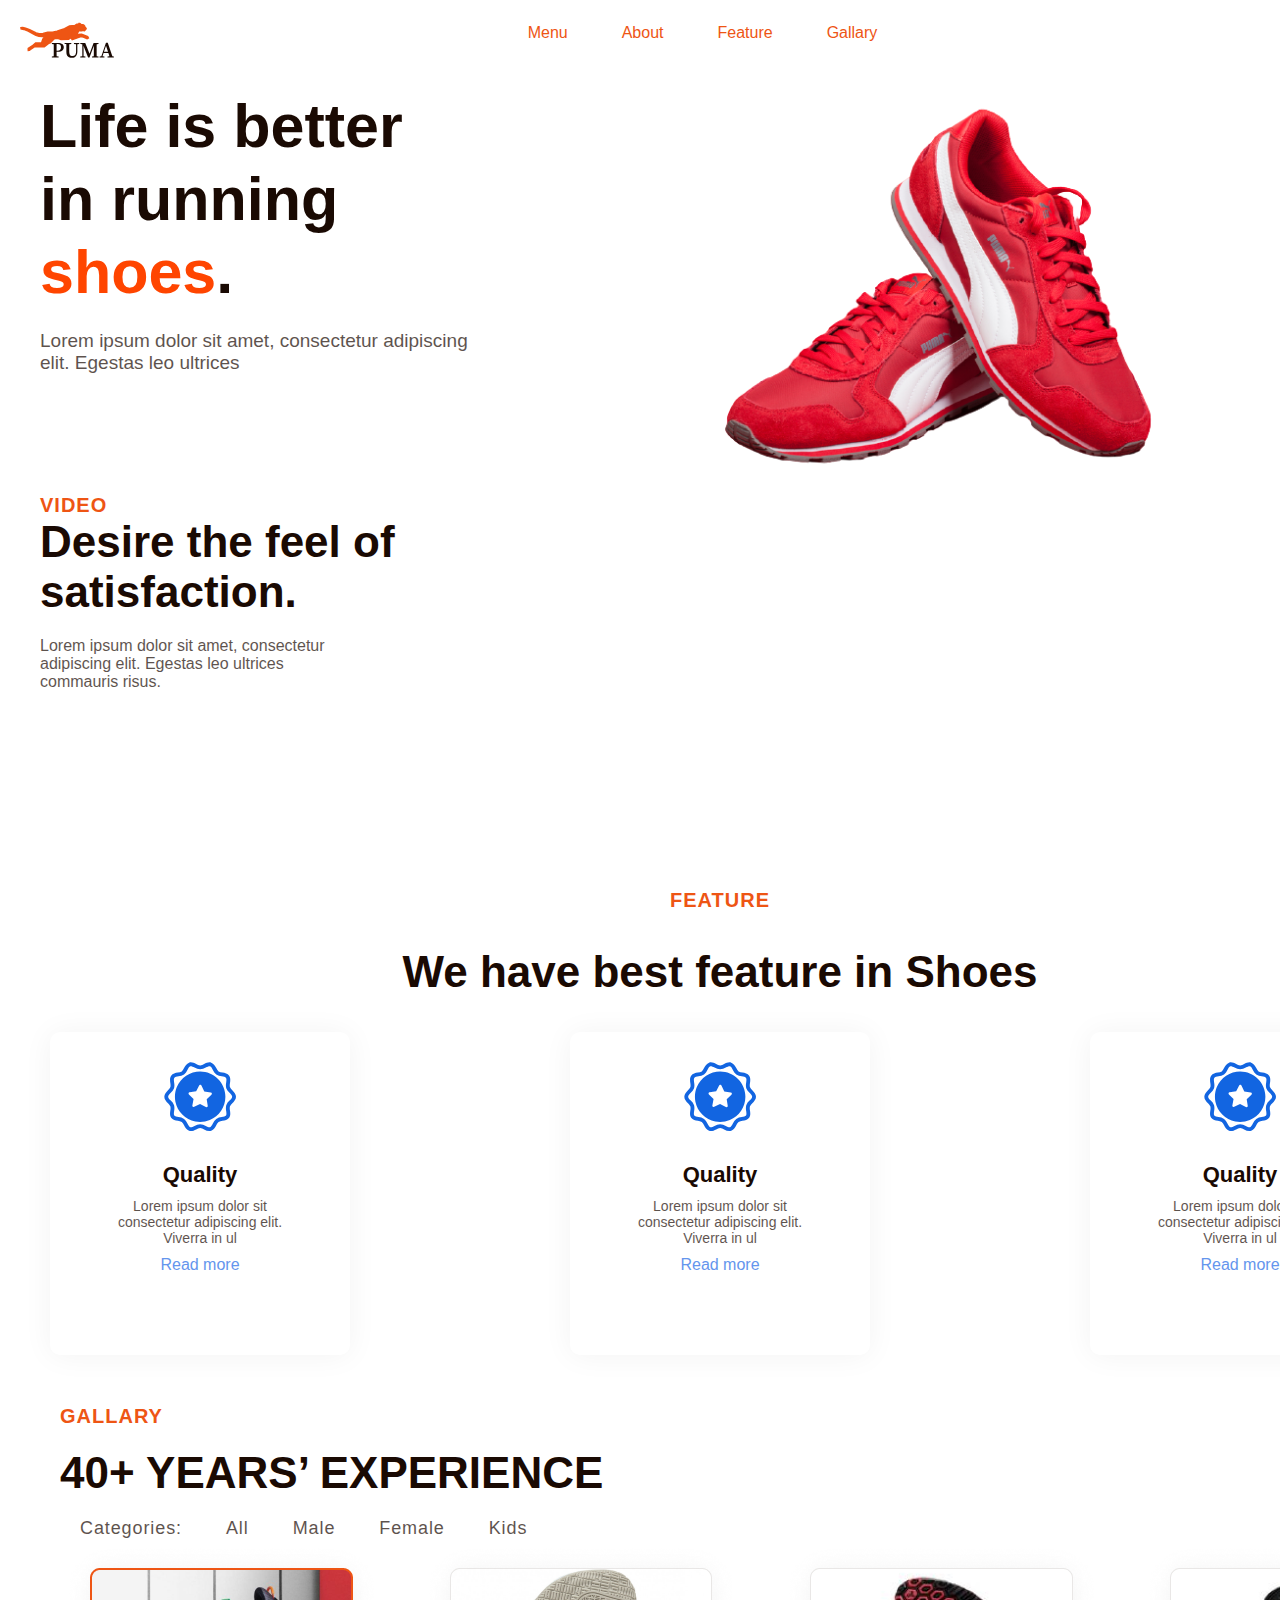
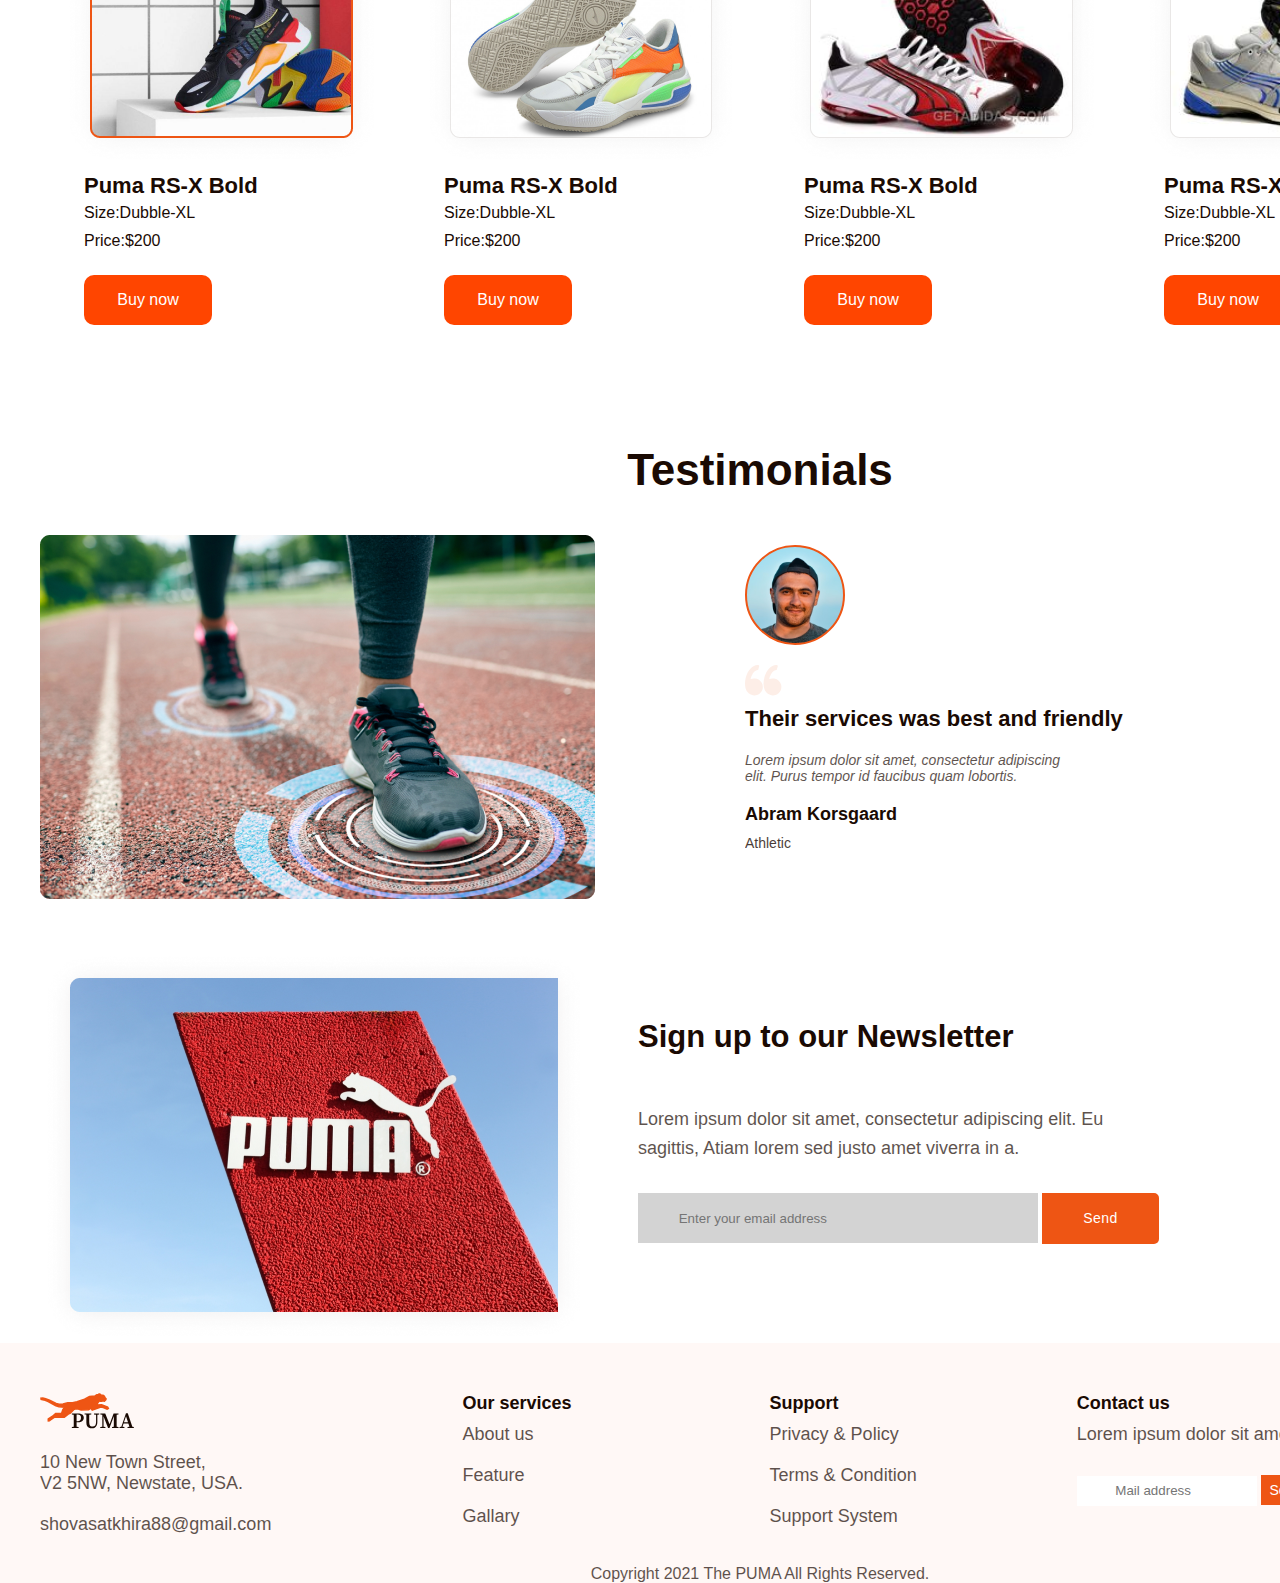
<file: index.html>
<!doctype html>
<html lang="en">
<head>
    <meta charset="UTF-8">
    <meta name="viewport"
          content="width=device-width, user-scalable=no, initial-scale=1.0, maximum-scale=1.0, minimum-scale=1.0">
    <meta http-equiv="X-UA-Compatible" content="ie=edge">
    <title>Document</title>
    <link rel="stylesheet" href="css/style.css">
</head>
<body>
<div id="header">
    <div class="container">
        <div class="header">
            <img src="./img/дщпщ.svg" alt="">
            <div class="a">
                <a href="#">Menu</a>
                <a href="#">About</a>
                <a href="#">Feature</a>
                <a href="#">Gallary</a>
            </div>
            <button>Buy now</button>
        </div>
    </div>
</div>



<div id="section">
    <div class="container">
        <div class="section">
            <div class="section-block">
                <div class="section-div">
                    <h1>Life is better in running <span>shoes</span>.
                    </h1>
                    <p>Lorem ipsum dolor sit amet, consectetur adipiscing elit. Egestas leo ultrices </p>
                </div>
                <div class="img">
                    <img src="./img/bots.png" alt="">
                </div>
            </div>
            <div>

            </div>

        </div>
    </div>
</div>
<div id="section1">
    <div class="container">
        <div class="section1">
            <div class="section1-div">
                <h2>VIDEO</h2>
                <h1>Desire the feel of satisfaction.</h1>
                <p>Lorem ipsum dolor sit amet, consectetur <br> adipiscing elit. Egestas leo ultrices <br>commauris risus.</p>
            </div>
            <iframe width="560" height="315" src="https://www.youtube.com/embed/wCEfDlGwKM0" title="YouTube video player" frameborder="0" allow="accelerometer; autoplay; clipboard-write; encrypted-media; gyroscope; picture-in-picture" allowfullscreen></iframe>
        </div>
    </div>
</div>


<div id="section2">
    <div class="container">
        <div class="section2">
            <h4>FEATURE</h4>
            <h5>We have best feature in Shoes</h5>
            <div class="section2-block">
                <div class="section2-div2">
                    <div class="section2-div2-img"><img src="img/one.svg" alt=""></div>
                    <h3>Quality</h3>
                    <p>Lorem ipsum dolor sit consectetur adipiscing elit. Viverra in ul</p>
                    <button class="btn2">Read more</button>
                </div>
                <div class="section2-div2">
                    <div class="section2-div2-img"><img src="img/one.svg" alt=""></div>
                    <h3>Quality</h3>
                    <p>Lorem ipsum dolor sit consectetur adipiscing elit. Viverra in ul</p>
                    <button class="btn2">Read more</button>
                </div>
                <div class="section2-div2">
                    <div class="section2-div2-img"><img src="img/one.svg" alt=""></div>
                    <h3>Quality</h3>
                    <p>Lorem ipsum dolor sit consectetur adipiscing elit. Viverra in ul</p>
                    <button class="btn2">Read more</button>
                </div>
            </div>
        </div>
    </div>
</div>


<div id="section3">
    <div class="container">
        <div class="section3">
            <h5>GALLARY</h5>
            <h1>40+ YEARS’ EXPERIENCE</h1>
            <div class="section3-a">
                <a href="#">Categories:</a>
                <a href="#">All</a>
                <a href="#">Male</a>
                <a href="#">Female</a>
                <a href="#">Kids</a>
            </div>
            <div class="section3-block">
                <div class="section3-div1">
                    <img src="img/bots1.png" alt="">
                    <div class="section3-div1-in">
                        <h2>Puma RS-X Bold</h2>
                        <p>Size:Dubble-XL</p>
                        <p>Price:$200</p>
                        <button class="btn3">Buy now</button>
                    </div>
                </div>

                <div class="section3-div1">
                    <img src="img/bort2.png" alt="">
                    <div class="section3-div1-in">
                        <h2>Puma RS-X Bold</h2>
                        <p>Size:Dubble-XL</p>
                        <p>Price:$200</p>
                        <button class="btn3">Buy now</button>
                    </div>
                </div>

                <div class="section3-div1">
                    <img src="img/bots3.png" alt="">
                    <div class="section3-div1-in">
                        <h2>Puma RS-X Bold</h2>
                        <p>Size:Dubble-XL</p>
                        <p>Price:$200</p>
                        <button class="btn3">Buy now</button>
                    </div>
                </div>

                <div class="section3-div1">
                    <img src="img/bots4.png" alt="">
                    <div class="section3-div1-in">
                        <h2>Puma RS-X Bold</h2>
                        <p>Size:Dubble-XL</p>
                        <p>Price:$200</p>
                        <button class="btn3">Buy now</button>
                    </div>
                </div>
            </div>
        </div>
    </div>
</div>


<div id="section4">
    <div class="container">
        <div class="section4">
            <h1>Testimonials</h1>
            <div class="section4-div">
                <img src="img/noga.png" alt="">
                <div class="section4-div1">
                    <div class="section4-div1-in">
                        <img src="img/people.svg" alt="">
                        <img src="img/aaaa.svg" alt="">
                    </div>
                    <h2>Their services was best and friendly</h2>
                    <p>Lorem ipsum dolor sit amet, consectetur adipiscing <br>elit. Purus tempor id faucibus quam lobortis.</p>
                    <h3>Abram Korsgaard</h3>
                    <h4>Athletic</h4>
                </div>
            </div>
        </div>
    </div>
</div>


<div id="section5">
    <div class="container">
        <div class="section5">
            <img src="img/puma.png" alt="">
            <div class="section5-div1">
                <h1>Sign up to our Newsletter</h1>
                <p>Lorem ipsum dolor sit amet, consectetur adipiscing elit. Eu <br>sagittis, Atiam lorem sed justo amet viverra in a.</p>
                <div class="section5-div1-in">
                    <input type="email" placeholder="           Enter your email address">
                    <button>Send</button>
                </div>
            </div>
        </div>
    </div>
</div>


<div id="footer">
    <div class="container">
        <div class="footer">
            <div class="footer-block">
                <div class="footer-div1">
                    <img src="img/дщпщ.svg" alt="">
                    <p>10 New Town Street, <br>V2 5NW, Newstate, USA.</p>
                    <p>shovasatkhira88@gmail.com</p>
                </div>
                <div class="footer-div2">
                    <h1>Our services</h1>
                    <p>About us</p>
                    <p>Feature</p>
                    <p>Gallary</p>
                </div>
                <div class="footer-div2">
                    <h1>Support</h1>
                    <p>Privacy & Policy</p>
                    <p>Terms & Condition</p>
                    <p>Support System</p>
                </div>
                <div class="footer-div1">
                    <h1>Contact us</h1>
                    <p>Lorem ipsum dolor sit amet consectetur adipiscin.</p>
                    <div class="footer-div3">
                        <input type="email" placeholder="     Mail address">
                        <button>Send</button>
                    </div>
                </div>
            </div>
            <h2>Copyright 2021 The PUMA All Rights Reserved.</h2>
        </div>
    </div>

</div>


</body>
</html>
</file>
<file: css/style.css>
*{
    margin: 0;
    padding: 0;
}
.container {
    width: 1440px;
    margin: 0 auto;
}
a{
    text-decoration: none;
}



.header{
    display: flex;
    justify-content: space-between;
    padding: 20px;
}
.a a{
    font-family: 'Poppins',sans-serif;
    font-weight: 500;
    font-size: 16px;
    line-height: 160%;
    color: #EE5514;
    margin: 0 25px;
}
.header button{
    font-family: 'Poppins',sans-serif;
    font-style: normal;
    font-weight: 500;
    font-size: 18px;
    line-height: 160%;
    color: #FFFFFF;
    width: 130px;
    height: 50px;
    background: #EE5514;
    border-radius: 5px;
    border: none;
}




.section-block{
    display: flex;
}
.img img{
    padding-left: 120px;
}
.section-block h1{
    font-family: 'Source Serif Pro',sans-serif;
    font-style: normal;
    font-weight: 600;
    font-size: 61px;
    line-height: 120%;
    color: #1A0A03;
}
.section-div{
    width: 30%;
    padding: 0 40px;
}
.section-div span{
    font-family: 'Source Serif Pro',sans-serif;
    font-style: normal;
    font-weight: 600;
    font-size: 61px;
    line-height: 120%;
    color: orangered;
}
.section-div p{
    font-family: 'Poppins',sans-serif;
    font-size: 19px;
    color: #1A0A03;
    opacity: 0.7;
    padding: 20px 0;
}







.section1{
    display: flex;
}
.section1 div h2{
    font-family: 'Source Serif Pro',sans-serif;
    font-style: normal;
    font-weight: 600;
    font-size: 20px;
    letter-spacing: 0.05em;
    color: #EE5514;
}
.section1-div{
    width: 40%;
    padding: 0 40px;
}
.section1-div h1{
    font-family: 'Source Serif Pro',sans-serif;
    font-weight: 600;
    font-size: 44px;
    color: #1A0A03;
}
.section1-div p{
    font-family: 'Poppins',sans-serif;
    font-style: normal;
    font-weight: 400;
    font-size: 16px;
    color: #1A0A03;

    opacity: 0.7;
    padding: 20px 0;
}











#section2{
    padding:  60px 0 0 0;
}
.section2-block{
    display: flex;
    justify-content: space-between;
    padding: 0 50px;
}
.section2 h4{
    font-family: 'Source Serif Pro',sans-serif;
    font-style: normal;
    font-weight: 600;
    font-size: 20px;
    text-align: center;
    letter-spacing: 0.05em;
    color: #EE5514;
    padding: 20px 0 0 0;
}
.section2 h5{
    font-family: 'Source Serif Pro',sans-serif;
    font-style: normal;
    font-weight: 600;
    font-size: 44px;
    text-align: center;
    color: #1A0A03;
    padding: 35px 0;
}
.section2-div2{
    width: 200px;
    height: 323px;
    background: #FFFFFF;
    box-shadow: 0px 1px 30px rgba(26, 10, 3, 0.05);
    border-radius: 10px;
    padding: 0 50px;
    transition: .4s;
    cursor: pointer;

}
.section2-div2:hover{
    transform: scale(1.1);
    background: #EE5514;
    opacity: 0.9;
    box-shadow: 0px 1px 30px rgba(26, 10, 3, 0.05);
    border-radius: 10px;
}
.section2-div2 h3{
    font-family: 'Source Serif Pro',sans-serif;
    font-weight: 600;
    font-size: 22px;
    text-align: center;
    color: #1A0A03;
}
.section2-div2 p{
    font-family: 'Poppins',sans-serif;
    font-weight: 400;
    font-size: 14px;
    text-align: center;
    color: #1A0A03;
    opacity: 0.7;
    padding: 10px 0;
}
.section2-div2 button{
    font-family: 'Poppins',sans-serif;
    font-weight: 500;
    font-size: 16px;
    text-align: center;
    color: cornflowerblue;
    background: none;
    border: none;
    transition: .4s;
    cursor: pointer;
    margin: 0 auto;
    display: block;
}
.btn2:hover{
    transform: scale(1.1);
    background: lightgoldenrodyellow;
    border-radius: 5px;

}
.section2-div2-img{
    display: flex;
    justify-content: center;
    align-items: center;
    padding: 30px 0;
}











#section3{
    padding: 50px 60px;
}
.section3 h5{
    font-family: 'Source Serif Pro',sans-serif;
    font-style: normal;
    font-weight: 600;
    font-size: 20px;
    letter-spacing: 0.05em;
    color: #EE5514;
}
.section3 h1{
    font-family: 'Source Serif Pro',sans-serif;
    font-style: normal;
    font-weight: 600;
    font-size: 44px;
    color: #1A0A03;
    padding: 20px 0;
}
.section3-a a{
    font-family: 'Poppins',sans-serif;
    font-weight: 400;
    font-size: 18px;
    letter-spacing: 0.05em;
    color: #1A0A03;
    opacity: 0.7;
    padding: 0 20px;
    transition: .4s;
    cursor: pointer;
}
.section3-a a:hover{
    transform: scale(1.2);
    color: #EE5514;
}
.section3-block{
    display: flex;
    justify-content: space-between;
}
.section3-div1{
    width: 25%;
}
.section3-div1-in h2{
    font-family: 'Source Serif Pro',sans-serif;
    font-weight: 600;
    font-size: 22px;
    color: #1A0A03;
}
.section3-div1-in p{
    font-family: 'Poppins',sans-serif;
    font-style: normal;
    font-weight: 500;
    font-size: 16px;
    color: #1A0A03;
    padding: 5px 0;
}
.section3-div1-in{
    padding: 0  0 0 24px ;
}
.btn3{
    font-family: 'Poppins',sans-serif;
    font-style: normal;
    font-weight: 500;
    font-size: 16px;
    color:white;
    background: orangered;
    width: 128px;
    height: 50px;
    border-radius: 10px;
    border: none;
    margin: 20px 0;
}





























#section4{
    padding: 50px 0 0 40px;
}

.section4-div{
    display: flex;
}
.section4 h1{
    font-family: 'Source Serif Pro',sans-serif;
    font-style: normal;
    font-weight: 600;
    font-size: 44px;
    color: #1A0A03;
    text-align: center;
    padding: 0 0 40px  0;
}
.section4-div1{
    padding: 0 0 0 150px;
}
.section4-div1-in img{
    display: flex;
    flex-direction: column;
    padding: 10px 0;

}
.section4-div1 h2{
    font-family: 'Source Serif Pro',sans-serif;
    font-style: normal;
    font-weight: 600;
    font-size: 22px;
    color: #1A0A03;
}
.section4-div1 p{
    font-family: 'Poppins',sans-serif;
    font-style: italic;
    font-weight: 500;
    font-size: 14px;
    color: #1A0A03;
    opacity: 0.7;
    padding: 20px 0;
}
.section4-div1 h3{
    font-family: 'Source Serif Pro' ,sans-serif;
    font-weight: 600;
    font-size: 18px;
    color: #1A0A03;
}
.section4-div1 h4{
    font-family: 'Poppins',sans-serif;
    font-style: normal;
    font-weight: 400;
    font-size: 14px;
    color: #1A0A03;
    opacity: 0.8;
    padding: 10px 0;
}












#section5{
    padding: 50px 0 0 40px;
}
.section5{
    display: flex;
}
.section5-div1{
    padding-left: 50px;
}
.section5-div1 h1{
    font-family: 'Source Serif Pro',sans-serif;
    font-weight: 600;
    font-size: 31px;
    color: #1A0A03;
    padding: 70px 0 20px 0;
}
.section5-div1 p{
    font-family: 'Poppins',sans-serif;
    font-style: normal;
    font-weight: 400;
    font-size: 18px;
    line-height: 160%;
    color: #1A0A03;
    opacity: 0.7;
    padding: 30px 0;
}

.section5-div1-in input{
    background: lightgray;
    width: 400px;
    height: 50px;
    border: none;
}
.section5-div1-in button{
    font-family: 'Poppins',sans-serif;
    font-weight: 500;
    font-size: 14px;
    line-height: 150%;
    text-align: center;
    letter-spacing: 0.03em;
    color: #FFFFFF;
    width: 117px;
    height: 51px;
    background: #EE5514;
    border-radius: 0px 5px 5px 0px;
    border: none;
}














#footer{
    padding: 50px 0 0 40px;
    background-image: url("../img/fon.png");
}
.footer-block{
    display: flex;
    justify-content: space-between;
}
.footer-div1{
    width: 28% ;
}
.footer-div2{
    width: 20%;
}
.footer-div1 h1{
    font-family: 'Poppins',sans-serif;
    font-style: normal;
    font-weight: 600;
    font-size: 18px;
    color: #1A0A03;

}
.footer-div2 h1{
    font-family: 'Poppins',sans-serif;
    font-style: normal;
    font-weight: 600;
    font-size: 18px;
    color: #1A0A03;
}
.footer-div1 p{
    font-family: 'Poppins',sans-serif;
    font-weight: 400;
    font-size: 18px;
    color: #1A0A03;
    opacity: 0.7;
    padding:  10px 0;
}
.footer-div2 p{
    font-family: 'Poppins',sans-serif;
    font-weight: 400;
    font-size: 18px;
    color: #1A0A03;
    opacity: 0.7;
    padding:  10px 0;
}
.footer h2{
    font-family: 'Poppins',sans-serif;
    font-style: normal;
    font-weight: 500;
    font-size: 16px;
    text-align: center;
    color: #1A0A03;

    opacity: 0.7;
    padding: 20px 0 0 0;
}
.footer-div3{
    padding: 20px 0;
}
.footer-div3 input{
    background: white;
    border:none;
    padding: 0 20px;
    width: 140px;
    height: 30px;
}
.footer-div3 button{
    width: 50px;
    height: 30px;
    font-family: 'Poppins',sans-serif;
    font-weight: 500;
    font-size: 14px;
    color: #FFFFFF;
    background: #EE5514;
    border: none;
    border-radius: 0 5px 5px 0;
}
</file>
